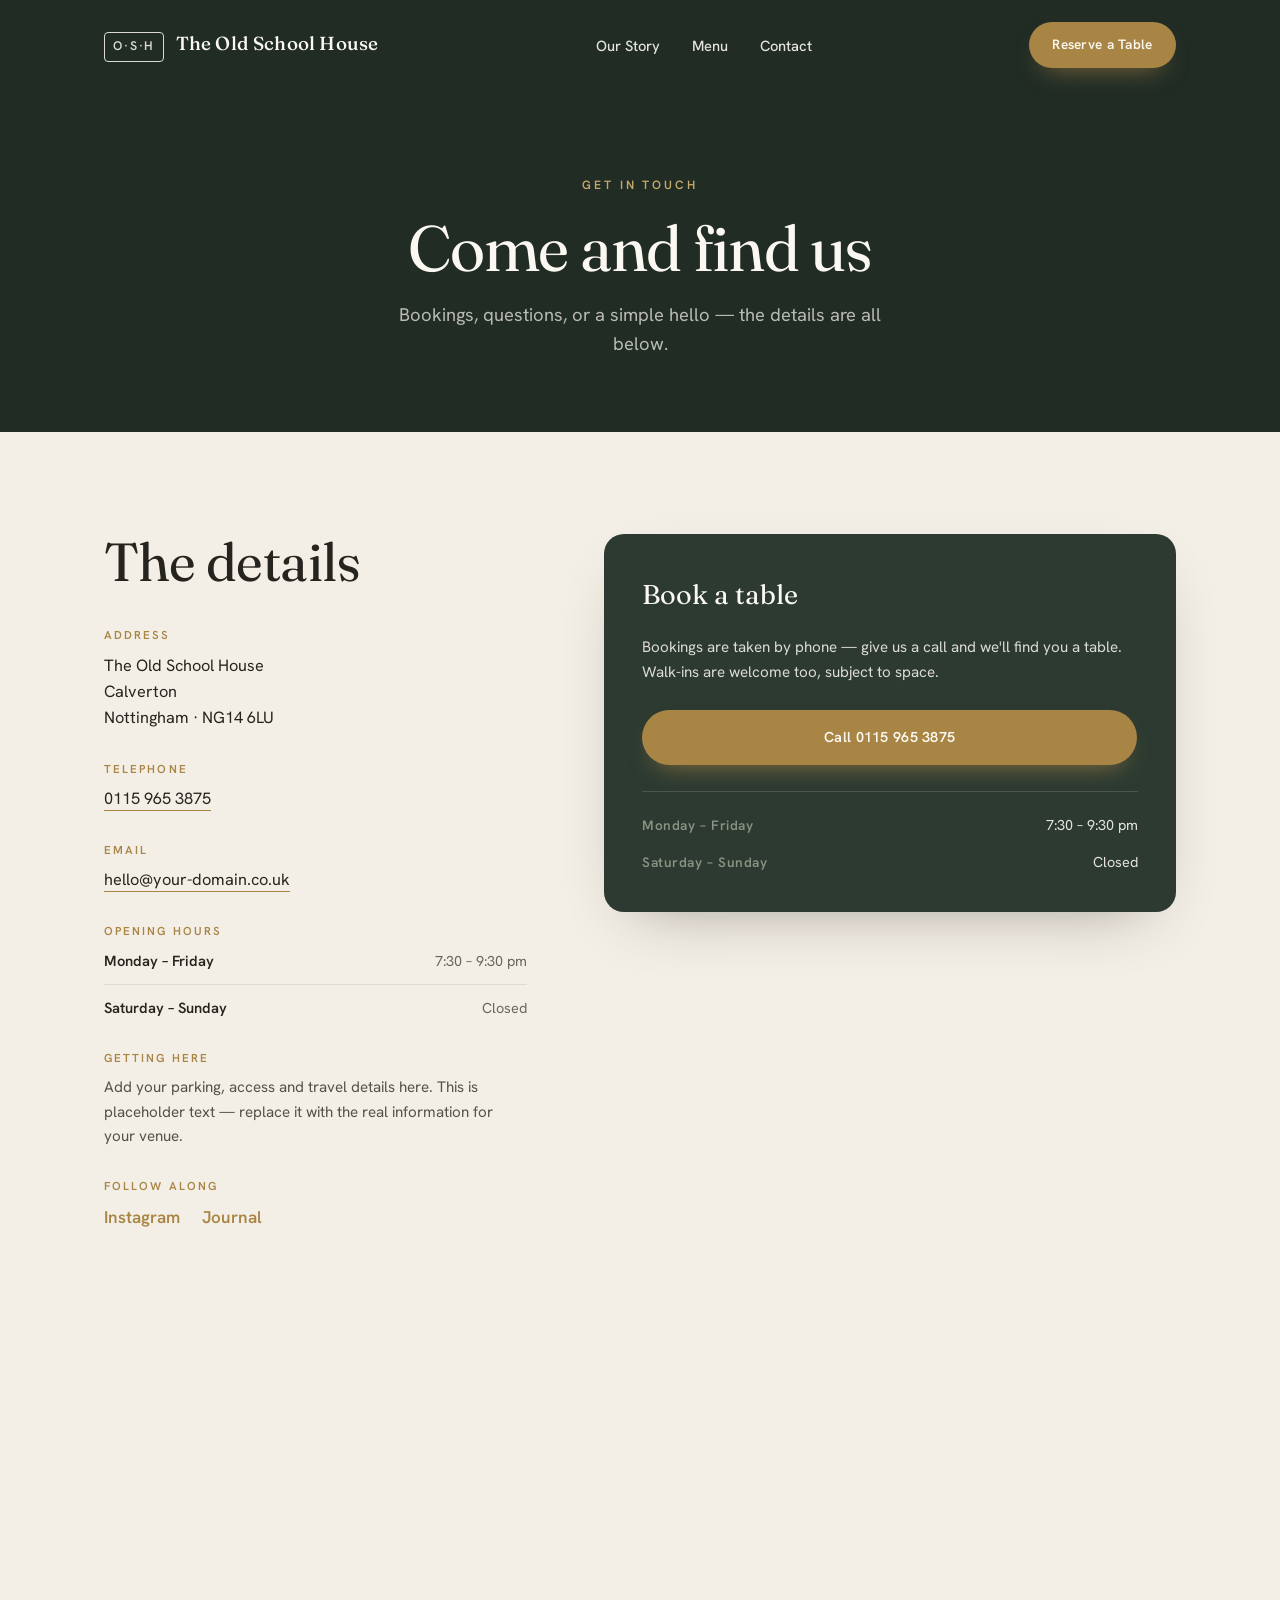
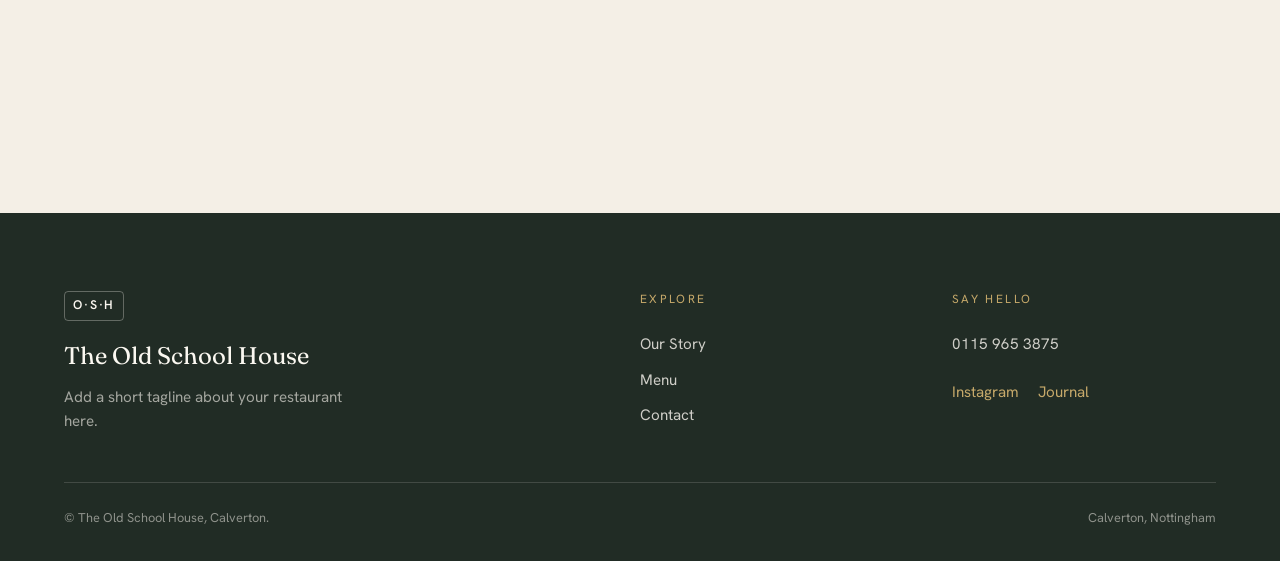
<file: contact.html>
<!DOCTYPE html>
<html lang="en">
<head>
  <meta charset="UTF-8" />
  <meta name="viewport" content="width=device-width, initial-scale=1.0" />
  <meta name="description" content="Contact The Old School House in Calverton, Nottingham — address, phone, opening hours and enquiries." />
  <title>Contact — The Old School House, Calverton</title>

  <link rel="icon" href="favicon.svg?v=11" type="image/svg+xml" />
  <link rel="apple-touch-icon" href="favicon.svg?v=11" />
  <meta name="theme-color" content="#2C3A31" />

  <!-- Open Graph / social sharing. NOTE before launch: set og:url and change og:image + twitter:image to ABSOLUTE URLs on your live domain (relative paths don't work in most link previews). -->
  <meta property="og:type" content="website" />
  <meta property="og:site_name" content="The Old School House" />
  <meta property="og:title" content="Contact — The Old School House, Calverton" />
  <meta property="og:description" content="Address, phone, opening hours and enquiries for The Old School House, Calverton, Nottingham." />
  <meta property="og:image" content="https://your-domain.example/assets/google/g1.jpg" />
  <meta property="og:image:width" content="1600" />
  <meta property="og:image:height" content="1200" />
  <meta property="og:locale" content="en_GB" />
  <!-- <meta property="og:url" content="https://your-domain.example/contact.html" /> -->
  <meta name="twitter:card" content="summary_large_image" />
  <meta name="twitter:title" content="Contact — The Old School House, Calverton" />
  <meta name="twitter:description" content="Address, phone, opening hours and enquiries for The Old School House, Calverton, Nottingham." />
  <meta name="twitter:image" content="https://your-domain.example/assets/google/g1.jpg" />

  <link rel="preconnect" href="https://fonts.googleapis.com" />
  <link rel="preconnect" href="https://fonts.gstatic.com" crossorigin />
  <link href="https://fonts.googleapis.com/css2?family=Fraunces:ital,opsz,wght@0,9..144,300;0,9..144,400;0,9..144,500;0,9..144,600;1,9..144,300;1,9..144,400;1,9..144,500&family=Hanken+Grotesk:wght@300;400;500;600&display=swap" rel="stylesheet" />

  <link rel="stylesheet" href="styles.css?v=11" />
</head>
<body>

  <a class="skip-link" href="#main">Skip to content</a>

  <!-- ============ NAV ============ -->
  <header class="nav" id="nav" data-nav>
    <div class="nav__inner">
      <a class="nav__brand" href="index.html" aria-label="The Old School House, home">
        <span class="nav__brand-mark">O·S·H</span>
        <span class="nav__brand-name">The Old School House</span>
      </a>
      <nav class="nav__links" aria-label="Primary">
        <a href="index.html#story">Our Story</a>
        <a href="index.html#menu">Menu</a>
        <a href="contact.html" aria-current="page">Contact</a>
      </nav>
      <a href="index.html#reserve" class="btn btn--brass nav__cta">Reserve a Table</a>
      <button class="nav__toggle" aria-label="Open menu" aria-expanded="false" data-menu-toggle>
        <span></span><span></span>
      </button>
    </div>
    <nav class="nav__mobile" aria-label="Mobile" data-mobile-menu>
      <a href="index.html#story">Our Story</a>
      <a href="index.html#menu">Menu</a>
      <a href="contact.html" aria-current="page">Contact</a>
      <a href="index.html#reserve" class="btn btn--brass">Reserve a Table</a>
    </nav>
  </header>

  <main id="main">

    <!-- ============ PAGE HERO ============ -->
    <section class="page-hero">
      <p class="eyebrow eyebrow--light">Get in touch</p>
      <h1 class="page-hero__title">Come and find us</h1>
      <p class="page-hero__lede">
        Bookings, questions, or a simple hello — the details are all below.
      </p>
    </section>

    <!-- ============ CONTACT ============ -->
    <section class="contact" aria-labelledby="contact-title">
      <div class="contact__details">
        <h2 class="section-title" id="contact-title">The details</h2>

        <div class="contact__block">
          <p class="contact__label">Address</p>
          <address class="contact__value contact__address">
            The Old School House<br />
            Calverton<br />
            Nottingham · NG14 6LU
          </address>
        </div>

        <div class="contact__block">
          <p class="contact__label">Telephone</p>
          <p class="contact__value"><a href="tel:+441159653875">0115 965 3875</a></p>
        </div>

        <div class="contact__block">
          <p class="contact__label">Email</p>
          <p class="contact__value"><a href="mailto:hello@your-domain.co.uk">hello@your-domain.co.uk</a></p>
        </div>

        <div class="contact__block">
          <p class="contact__label">Opening hours</p>
          <dl class="contact__hours">
            <div><dt>Monday – Friday</dt><dd>7:30 – 9:30 pm</dd></div>
            <div><dt>Saturday – Sunday</dt><dd>Closed</dd></div>
          </dl>
        </div>

        <div class="contact__block">
          <p class="contact__label">Getting here</p>
          <p class="contact__value contact__note">
            Add your parking, access and travel details here. This is placeholder
            text — replace it with the real information for your venue.
          </p>
        </div>

        <div class="contact__block">
          <p class="contact__label">Follow along</p>
          <div class="contact__social">
            <a href="#">Instagram</a>
            <a href="#">Journal</a>
          </div>
        </div>
      </div>

      <div class="contact__book">
        <div class="visit__card">
          <h3 class="visit__title">Book a table</h3>
          <p class="visit__book-note">Bookings are taken by phone — give us a call and we'll find you a table. Walk-ins are welcome too, subject to space.</p>
          <a href="tel:+441159653875" class="btn btn--brass btn--block">Call 0115 965 3875</a>
          <dl class="visit__hours visit__hours--book">
            <div><dt>Monday – Friday</dt><dd>7:30 – 9:30 pm</dd></div>
            <div><dt>Saturday – Sunday</dt><dd>Closed</dd></div>
          </dl>
        </div>
      </div>
    </section>

    <!-- ============ MAP ============ -->
    <section class="contact-map" aria-label="Map to The Old School House">
      <iframe
        title="Map showing the location of The Old School House"
        src="https://maps.google.com/maps?q=The%20Old%20School%20House,%20Calverton,%20Nottingham%20NG14%206LU&z=15&output=embed"
        loading="lazy"
        referrerpolicy="no-referrer-when-downgrade"></iframe>
    </section>
  </main>

  <!-- ============ FOOTER ============ -->
  <footer class="footer">
    <div class="footer__inner">
      <div class="footer__brand">
        <span class="footer__mark">O·S·H</span>
        <p class="footer__name">The Old School House</p>
        <p class="footer__tag">Add a short tagline about your restaurant here.</p>
      </div>
      <nav class="footer__col" aria-label="Explore">
        <p class="footer__col-title">Explore</p>
        <a href="index.html#story">Our Story</a>
        <a href="index.html#menu">Menu</a>
        <a href="contact.html">Contact</a>
      </nav>
      <div class="footer__col">
        <p class="footer__col-title">Say hello</p>
        <a href="tel:+441159653875">0115 965 3875</a>
        <div class="footer__social">
          <a href="#" aria-label="Instagram">Instagram</a>
          <a href="#" aria-label="Journal">Journal</a>
        </div>
      </div>
    </div>
    <div class="footer__base">
      <p>© The Old School House, Calverton.</p>
      <p>Calverton, Nottingham</p>
    </div>
  </footer>

  <script src="script.js?v=11"></script>
</body>
</html>
</file>
<file: styles.css>
/* ============================================================
   The Old School House — styles
   Palette: warm plaster + heritage chalkboard green + brass
   Type: Fraunces (display) / Hanken Grotesk (body)
   ============================================================ */

:root {
  --plaster:        #F4EFE6;
  --plaster-deep:   #ECE3D4;
  --paper:          #FBF8F1;
  --ink:            #26241F;
  --ink-soft:       #55514733;
  --green:          #2C3A31;
  --green-deep:     #212C25;
  --sage:           #6E7A66;
  --sage-soft:      #8A9382;
  --brass:          #A98545;
  --brass-light:    #C6A96A;
  --line:           #26241F1A;
  --line-light:     #FBF8F126;

  --shadow-soft:    0 24px 60px -32px rgba(38, 36, 31, 0.45);
  --shadow-frame:   0 40px 80px -40px rgba(38, 36, 31, 0.55);

  --font-display: "Fraunces", Georgia, serif;
  --font-body:    "Hanken Grotesk", system-ui, -apple-system, sans-serif;

  --wrap: 1200px;
  --pad: clamp(1.25rem, 5vw, 5rem);
  --arch: 46% 46% 6px 6px / 30% 30% 6px 6px;
}

* { margin: 0; padding: 0; box-sizing: border-box; }

html { scroll-behavior: smooth; -webkit-font-smoothing: antialiased; }

body {
  font-family: var(--font-body);
  background: var(--plaster);
  color: var(--ink);
  font-size: 1.0625rem;
  line-height: 1.6;
  font-weight: 400;
  overflow-x: clip;
}

img { display: block; max-width: 100%; height: auto; }

::selection { background: var(--brass); color: var(--paper); }

a { color: inherit; text-decoration: none; }

.skip-link {
  position: absolute; left: -999px; top: 0; z-index: 200;
  background: var(--green); color: var(--paper);
  padding: 0.75rem 1.25rem; border-radius: 0 0 8px 0;
}
.skip-link:focus { left: 0; }

:focus-visible {
  outline: 2px solid var(--brass);
  outline-offset: 3px;
  border-radius: 2px;
}

/* ---------- shared type ---------- */
.eyebrow {
  font-family: var(--font-body);
  font-size: 0.75rem;
  font-weight: 600;
  letter-spacing: 0.24em;
  text-transform: uppercase;
  color: var(--brass);
  margin-bottom: 1.25rem;
}
.eyebrow--light { color: var(--brass-light); }

.section-title {
  font-family: var(--font-display);
  font-weight: 400;
  font-size: clamp(2rem, 4.4vw, 3.35rem);
  line-height: 1.06;
  letter-spacing: -0.01em;
  color: var(--ink);
}
.section-title--center { text-align: center; margin-inline: auto; }
.section-title--light { color: var(--paper); }

/* ---------- buttons ---------- */
.btn {
  display: inline-flex; align-items: center; justify-content: center;
  gap: 0.5rem;
  font-family: var(--font-body);
  font-weight: 600;
  font-size: 0.9rem;
  letter-spacing: 0.02em;
  padding: 0.95rem 1.9rem;
  border-radius: 999px;
  border: 1px solid transparent;
  cursor: pointer;
  transition: transform 0.35s cubic-bezier(.2,.8,.2,1), background 0.35s, color 0.35s, box-shadow 0.35s;
  will-change: transform;
}
.btn:hover { transform: translateY(-2px); }
.btn:active { transform: translateY(0); }

.btn--brass {
  background: var(--brass); color: var(--paper);
  box-shadow: 0 12px 26px -14px rgba(169, 133, 69, 0.9);
}
.btn--brass:hover { background: var(--ink); box-shadow: 0 16px 30px -14px rgba(38,36,31,.6); }

.btn--dark { background: var(--green); color: var(--paper); }
.btn--dark:hover { background: var(--green-deep); }

.btn--ghost-light {
  background: transparent; color: var(--paper);
  border-color: #FBF8F166;
}
.btn--ghost-light:hover { background: var(--paper); color: var(--ink); border-color: var(--paper); }

.btn--block { width: 100%; }

/* ============================================================
   NAV
   ============================================================ */
.nav {
  position: fixed; inset: 0 0 auto 0; z-index: 100;
  transition: background 0.4s ease, box-shadow 0.4s ease, backdrop-filter 0.4s;
}
.nav__inner {
  max-width: var(--wrap); margin-inline: auto;
  padding: 1.4rem var(--pad);
  display: flex; align-items: center; justify-content: space-between;
  gap: 1.5rem;
}
.nav__brand { display: flex; align-items: baseline; gap: 0.7rem; color: var(--paper); transition: color .4s; }
.nav__brand-mark {
  font-family: var(--font-body); font-weight: 600;
  letter-spacing: 0.15em; font-size: 0.78rem;
  border: 1px solid currentColor; padding: 0.25rem 0.5rem; border-radius: 4px;
  opacity: 0.85;
}
.nav__brand-name {
  font-family: var(--font-display); font-size: 1.18rem; font-weight: 500;
  letter-spacing: 0.01em;
}
.nav__links { display: flex; gap: 2rem; }
.nav__links a {
  color: var(--paper); font-size: 0.92rem; font-weight: 500;
  position: relative; padding: 0.2rem 0; opacity: 0.9; transition: opacity .3s, color .4s;
}
.nav__links a::after {
  content: ""; position: absolute; left: 0; bottom: -2px; height: 1px; width: 0;
  background: var(--brass-light); transition: width 0.3s ease;
}
.nav__links a:hover { opacity: 1; }
.nav__links a:hover::after { width: 100%; }
.nav__cta { padding: 0.7rem 1.4rem; font-size: 0.85rem; }

/* scrolled state */
.nav.is-solid {
  background: rgba(251, 248, 241, 0.92);
  backdrop-filter: blur(12px);
  box-shadow: 0 1px 0 var(--line), 0 10px 30px -22px rgba(38,36,31,.5);
}
.nav.is-solid .nav__brand,
.nav.is-solid .nav__links a { color: var(--ink); }

.nav__toggle {
  display: none; background: none; border: 0; cursor: pointer;
  width: 44px; height: 44px; flex-direction: column; gap: 6px;
  align-items: center; justify-content: center;
}
.nav__toggle span {
  width: 24px; height: 2px; background: var(--paper); transition: transform .3s, opacity .3s, background .4s;
}
.nav.is-solid .nav__toggle span { background: var(--ink); }
.nav.is-open .nav__toggle span:first-child { transform: translateY(4px) rotate(45deg); }
.nav.is-open .nav__toggle span:last-child { transform: translateY(-4px) rotate(-45deg); }

.nav__mobile {
  display: none;
  flex-direction: column; gap: 0.4rem;
  padding: 0 var(--pad) 1.5rem;
  background: rgba(251, 248, 241, 0.98);
  backdrop-filter: blur(12px);
}
.nav__mobile a {
  color: var(--ink); font-size: 1.05rem; font-weight: 500;
  padding: 0.85rem 0; border-bottom: 1px solid var(--line);
}
.nav__mobile .btn { margin-top: 0.8rem; border-bottom: 0; }

/* ============================================================
   HERO
   ============================================================ */
.hero {
  position: relative; min-height: 100svh;
  display: flex; flex-direction: column; justify-content: center;
  padding: 8rem var(--pad) 4rem;
  color: var(--paper);
  overflow: hidden;
}
.hero__media { position: absolute; inset: 0; z-index: -2; }
.hero__media img {
  width: 100%; height: 100%; object-fit: cover;
  filter: brightness(1.18) contrast(1.1) saturate(1.5);
  animation: heroZoom 18s ease-out forwards;
}
@keyframes heroZoom { from { transform: scale(1.08); } to { transform: scale(1); } }

.hero__scrim {
  position: absolute; inset: 0; z-index: -1;
  background:
    /* central dark pool so the centred name reads hard against the room */
    radial-gradient(72% 62% at 50% 45%, rgba(8,13,9,.78) 0%, rgba(8,13,9,.32) 50%, transparent 72%),
    /* warm brass glow rising from the base — keeps it inviting */
    radial-gradient(120% 90% at 50% 110%, rgba(206,146,44,.24), transparent 60%),
    /* darken top (for the nav) and bottom (for the meta bar) */
    linear-gradient(to bottom, rgba(9,16,11,.6) 0%, rgba(9,16,11,0) 24%, rgba(9,16,11,0) 66%, rgba(9,16,11,.82) 100%);
}
/* Duotone colour punch — intensifies the photo without washing it out */
.hero::after {
  content: ""; position: absolute; inset: 0; z-index: -1; pointer-events: none;
  background: linear-gradient(115deg, rgba(10,110,86,.55) 0%, rgba(232,158,46,.5) 100%);
  mix-blend-mode: soft-light;
}

.hero__content, .hero__meta { max-width: var(--wrap); margin-inline: auto; width: 100%; }

/* Hero copy is centred on the photo, on a soft pane; shadow carries legibility */
.hero__panel {
  max-width: 800px;
  margin-inline: auto;
  text-align: center;
  padding: clamp(1.75rem, 3.5vw, 2.9rem) clamp(1.6rem, 4vw, 3.2rem);
  background: rgba(9, 14, 10, 0.34);
  border: 1px solid rgba(150, 110, 70, 0.28);
  border-radius: 22px;
  backdrop-filter: blur(3px);
  -webkit-backdrop-filter: blur(3px);
  box-shadow: 0 40px 90px -50px rgba(0, 0, 0, 0.7);
  text-shadow: 0 2px 30px rgba(12, 17, 13, 0.6), 0 1px 4px rgba(12, 17, 13, 0.55);
}
/* Brighter, warmer eyebrow so it holds up against the photo */
.hero__panel .eyebrow {
  color: #EBD6A1;
  text-shadow: 0 1px 8px rgba(12, 17, 13, 0.85), 0 1px 2px rgba(12, 17, 13, 0.7);
}

/* The restaurant name — the centred focal point of the hero */
.hero__title {
  font-family: var(--font-display);
  font-weight: 500;
  font-size: clamp(3rem, 7.8vw, 6.6rem);
  line-height: 1.0;
  letter-spacing: -0.025em;
  margin-bottom: 0.9rem;
  text-wrap: balance;
  color: #FFFFFF;
  text-shadow: 0 2px 44px rgba(5,9,6,.72), 0 2px 10px rgba(5,9,6,.6);
}
/* Brown underline accent beneath the name */
.hero__title::after {
  content: "";
  display: block;
  width: clamp(96px, 18vw, 168px);
  height: 3px;
  margin: 0.7rem auto 0;
  border-radius: 2px;
  background: linear-gradient(90deg, transparent, #6b4423 16%, #b07d43 50%, #6b4423 84%, transparent);
}

/* The catchphrase, now a tagline under the name — same display face */
.hero__tagline {
  font-family: var(--font-display);
  font-weight: 300;
  font-size: clamp(1.2rem, 2.6vw, 1.85rem);
  line-height: 1.25;
  color: #FBF8F1;
  margin-bottom: 1.4rem;
}
.hero__tagline em { font-style: italic; font-weight: 400; color: #F2C766; }
.hero__lede {
  font-size: clamp(0.98rem, 1.4vw, 1.12rem);
  max-width: 48ch; line-height: 1.6;
  color: #FBF8F1E6;
  margin: 0 auto 1.9rem;
}
.hero__actions { display: flex; flex-wrap: wrap; gap: 1rem; justify-content: center; }

.hero__meta {
  position: absolute; bottom: 2rem; left: 0; right: 0;
  padding-inline: var(--pad);
  display: flex; align-items: center; gap: 0.9rem;
  font-size: 0.82rem; letter-spacing: 0.14em; text-transform: uppercase;
  color: #FBF8F1B3;
}
.hero__meta-dot { color: var(--brass-light); }

/* ============================================================
   STORY
   ============================================================ */
.story {
  max-width: var(--wrap); margin-inline: auto;
  padding: clamp(4.5rem, 9vw, 8rem) var(--pad);
  display: grid; grid-template-columns: 1fr 1fr;
  gap: clamp(2.5rem, 6vw, 6rem); align-items: center;
}
.story__frame { position: relative; }
.story__frame img {
  width: 100%; aspect-ratio: 4 / 5; object-fit: cover;
  border-radius: var(--arch);
  box-shadow: var(--shadow-frame);
}
.story__frame::before {
  content: ""; position: absolute; inset: -14px;
  border: 1px solid var(--brass); border-radius: 52% 52% 8px 8px / 34% 34% 8px 8px;
  opacity: 0.4; z-index: -1;
}
.story__frame-tag {
  position: absolute; bottom: 1.2rem; left: 50%; transform: translateX(-50%);
  background: var(--paper); color: var(--ink);
  font-size: 0.72rem; letter-spacing: 0.16em; text-transform: uppercase; font-weight: 600;
  padding: 0.5rem 1.1rem; border-radius: 999px;
  box-shadow: var(--shadow-soft);
}
.story__body .section-title { margin-bottom: 1.5rem; }
.story__body p { color: #4A463D; margin-bottom: 1.1rem; max-width: 46ch; }

.story__pillars { list-style: none; margin-top: 2.2rem; display: grid; gap: 0.2rem; }
.story__pillars li {
  display: flex; gap: 1.1rem; align-items: baseline;
  padding: 1.05rem 0; border-top: 1px solid var(--line);
}
.story__pillars li:last-child { border-bottom: 1px solid var(--line); }
.story__pillar-k {
  font-family: var(--font-display); font-style: italic;
  color: var(--brass); font-size: 1.1rem; min-width: 2ch;
}
.story__pillar-t { font-size: 0.98rem; color: #4A463D; }

/* ============================================================
   MENU
   ============================================================ */
.menu {
  background: var(--paper);
  padding: clamp(4.5rem, 9vw, 8rem) var(--pad);
  border-top: 1px solid var(--line);
  border-bottom: 1px solid var(--line);
}
.menu__head { max-width: 640px; margin: 0 auto clamp(3rem, 6vw, 4.5rem); text-align: center; }
.menu__head .eyebrow { text-align: center; }
.menu__note { color: #6A665C; margin-top: 1.2rem; }

.menu__columns {
  max-width: var(--wrap); margin-inline: auto;
  display: grid; grid-template-columns: repeat(3, 1fr);
  gap: clamp(2rem, 5vw, 4rem);
}
.menu__col-title {
  font-family: var(--font-display); font-weight: 500; font-style: italic;
  font-size: 1.35rem; color: var(--green);
  padding-bottom: 1rem; margin-bottom: 1.4rem;
  border-bottom: 2px solid var(--brass);
  display: inline-block;
}
.menu__list { list-style: none; display: grid; gap: 1.6rem; }
.menu__item-head { display: flex; align-items: baseline; gap: 0.6rem; }
.menu__item-name { font-weight: 600; color: var(--ink); font-size: 1.02rem; }
.menu__dots {
  flex: 1; border-bottom: 1px dotted var(--sage-soft);
  transform: translateY(-3px); min-width: 12px;
}
.menu__price {
  font-family: var(--font-display); font-size: 1.1rem; color: var(--brass);
  font-weight: 500;
}
.menu__desc { font-size: 0.9rem; color: #6A665C; margin-top: 0.3rem; }

.menu__foot {
  max-width: var(--wrap); margin: clamp(3rem, 6vw, 4.5rem) auto 0;
  background: var(--green);
  color: var(--paper);
  border-radius: 20px;
  padding: clamp(2rem, 4vw, 3rem);
  display: flex; align-items: center; justify-content: space-between;
  gap: 2rem; flex-wrap: wrap;
}
.menu__set-label {
  font-size: 0.74rem; letter-spacing: 0.2em; text-transform: uppercase;
  color: var(--brass-light); margin-bottom: 0.5rem;
}
.menu__set-title {
  font-family: var(--font-display); font-size: clamp(1.6rem, 3vw, 2.1rem);
  font-weight: 400; margin-bottom: 0.6rem;
}
.menu__set-desc { color: #FBF8F1CC; font-size: 0.95rem; }
.menu__set-desc span { display: block; color: var(--sage-soft); font-size: 0.85rem; margin-top: 0.2rem; }

/* ============================================================
   ROOMS
   ============================================================ */
.rooms {
  background: var(--green-deep);
  color: var(--paper);
  padding: clamp(4.5rem, 9vw, 8rem) var(--pad);
}
.rooms__head { max-width: 720px; margin: 0 auto clamp(3rem, 6vw, 4.5rem); text-align: center; }
.rooms__head .eyebrow { text-align: center; }
.rooms__grid {
  max-width: var(--wrap); margin-inline: auto;
  display: grid; grid-template-columns: repeat(3, 1fr);
  gap: clamp(2rem, 4vw, 3.2rem);
}
.room__frame {
  overflow: hidden;
  border-radius: 50% 50% 10px 10px / 24% 24% 10px 10px;
  box-shadow: var(--shadow-frame);
  margin-bottom: 1.6rem;
}
.room__frame img {
  width: 100%; aspect-ratio: 3 / 4; object-fit: cover;
  transition: transform 0.9s cubic-bezier(.2,.8,.2,1);
}
.room:hover .room__frame img { transform: scale(1.06); }
.room__title {
  font-family: var(--font-display); font-weight: 400; font-size: 1.5rem;
  margin-bottom: 0.6rem;
}
.room__desc { color: #FBF8F1B3; font-size: 0.95rem; max-width: 34ch; }

/* ============================================================
   PLATES BAND
   ============================================================ */
.plates {
  display: grid; grid-template-columns: repeat(4, 1fr);
}
.plates__cell { overflow: hidden; }
.plates__cell img {
  width: 100%; aspect-ratio: 1; object-fit: cover;
  transition: transform 0.9s cubic-bezier(.2,.8,.2,1);
}
.plates__cell:hover img { transform: scale(1.07); }

/* ============================================================
   QUOTE
   ============================================================ */
.quote {
  background: var(--plaster);
  padding: clamp(4.5rem, 9vw, 7.5rem) var(--pad);
}
.quote__block { max-width: 820px; margin-inline: auto; text-align: center; }
.quote__text {
  font-family: var(--font-display); font-weight: 300;
  font-size: clamp(1.6rem, 3.6vw, 2.6rem);
  line-height: 1.32; letter-spacing: -0.01em;
  color: var(--ink);
}
.quote__cite {
  display: block; margin-top: 1.8rem; font-style: normal;
  font-size: 0.78rem; letter-spacing: 0.18em; text-transform: uppercase;
  color: var(--brass); font-weight: 600;
}

/* ============================================================
   RESERVE / VISIT
   ============================================================ */
.reserve {
  max-width: var(--wrap); margin-inline: auto;
  padding: clamp(4.5rem, 9vw, 8rem) var(--pad);
  display: grid; grid-template-columns: 1.15fr 0.85fr;
  gap: clamp(2.5rem, 5vw, 4.5rem); align-items: stretch;
}
.reserve__panel { display: flex; flex-direction: column; }
.reserve__intro { margin-bottom: 2.2rem; }
.reserve__intro .section-title { margin-bottom: 1.1rem; }
.reserve__note { color: #6A665C; max-width: 46ch; }

.reserve__form {
  background: var(--paper); border: 1px solid var(--line);
  border-radius: 20px; padding: clamp(1.5rem, 3vw, 2.2rem);
  display: grid; gap: 1.2rem;
  box-shadow: var(--shadow-soft);
}
.field { display: grid; gap: 0.5rem; }
.field--split { grid-template-columns: 1fr 1fr; gap: 1rem; }
.field--split > div { display: grid; gap: 0.5rem; }
.field label {
  font-size: 0.76rem; letter-spacing: 0.12em; text-transform: uppercase;
  font-weight: 600; color: var(--sage);
}
.field input, .field select, .field textarea {
  font-family: var(--font-body); font-size: 1rem; color: var(--ink);
  background: var(--plaster); border: 1px solid var(--line);
  border-radius: 10px; padding: 0.85rem 1rem;
  transition: border-color .25s, box-shadow .25s;
}
.field textarea { resize: vertical; min-height: 120px; line-height: 1.5; }
.field input:focus, .field select:focus, .field textarea:focus {
  outline: none; border-color: var(--brass);
  box-shadow: 0 0 0 3px rgba(169,133,69,.18);
}
.reserve__form-msg { font-size: 0.9rem; color: var(--green); min-height: 1.2em; text-align: center; }
.reserve__form-msg.is-active { font-weight: 600; }

.visit { display: flex; }
.visit__card {
  background: var(--green); color: var(--paper);
  border-radius: 20px; padding: clamp(1.8rem, 3vw, 2.6rem);
  width: 100%; display: flex; flex-direction: column;
  box-shadow: var(--shadow-soft);
}
.visit__title {
  font-family: var(--font-display); font-weight: 400; font-size: 1.7rem;
  margin-bottom: 1.2rem;
}
.visit__address {
  font-style: normal; line-height: 1.7; color: #FBF8F1E6;
  padding-bottom: 1.5rem; margin-bottom: 1.5rem;
  border-bottom: 1px solid var(--line-light);
}
.visit__hours { display: grid; gap: 0.85rem; }
.visit__hours > div { display: flex; justify-content: space-between; gap: 1rem; align-items: baseline; }
.visit__hours dt { color: var(--sage-soft); font-weight: 600; font-size: 0.85rem; letter-spacing: 0.04em; }
.visit__hours dd { color: #FBF8F1E6; font-size: 0.9rem; text-align: right; }
.visit__contact {
  margin-top: auto; padding-top: 1.6rem; display: grid; gap: 0.4rem;
}

/* Booking call-to-action (replaces the old form) */
.reserve__cta { display: grid; gap: 0.9rem; margin-top: 0.5rem; }
.reserve__cta-link { color: var(--brass); font-weight: 600; text-align: center; transition: color .25s; }
.reserve__cta-link:hover { color: var(--ink); }
.visit__book-note { color: #FBF8F1D9; font-size: 0.95rem; line-height: 1.6; margin-bottom: 1.6rem; }
.visit__hours--book { margin-top: 1.6rem; padding-top: 1.4rem; border-top: 1px solid var(--line-light); }
.contact__book { display: flex; }
.visit__contact a { color: var(--brass-light); font-weight: 500; }
.visit__contact a:hover { color: var(--paper); }

/* ============================================================
   FOOTER
   ============================================================ */
.footer { background: var(--green-deep); color: var(--paper); padding: clamp(3.5rem, 6vw, 5rem) var(--pad) 2rem; }
.footer__inner {
  max-width: var(--wrap); margin-inline: auto;
  display: grid; grid-template-columns: 2fr 1fr 1fr; gap: 3rem;
  padding-bottom: 3rem; border-bottom: 1px solid var(--line-light);
}
.footer__mark {
  display: inline-block; font-weight: 600; letter-spacing: 0.15em; font-size: 0.78rem;
  border: 1px solid #FBF8F14D; padding: 0.25rem 0.5rem; border-radius: 4px; margin-bottom: 1rem;
}
.footer__name { font-family: var(--font-display); font-size: 1.5rem; margin-bottom: 0.6rem; }
.footer__tag { color: #FBF8F199; max-width: 34ch; font-size: 0.95rem; }
.footer__col-title {
  font-size: 0.74rem; letter-spacing: 0.2em; text-transform: uppercase;
  color: var(--brass-light); margin-bottom: 1.1rem;
}
.footer__col a { display: block; color: #FBF8F1CC; padding: 0.35rem 0; font-size: 0.95rem; transition: color .25s; }
.footer__col a:hover { color: var(--paper); }
.footer__social { display: flex; gap: 1.2rem; margin-top: 0.8rem; }
.footer__social a { color: var(--brass-light); }
.footer__base {
  max-width: var(--wrap); margin: 1.6rem auto 0;
  display: flex; justify-content: space-between; flex-wrap: wrap; gap: 0.5rem;
  font-size: 0.8rem; color: #FBF8F180;
}

/* ============================================================
   REVEAL ANIMATION
   ============================================================ */
.reveal { opacity: 0; transform: translateY(28px); transition: opacity 0.8s ease, transform 0.8s cubic-bezier(.2,.8,.2,1); }
.reveal.is-in { opacity: 1; transform: none; }

/* ============================================================
   RESPONSIVE
   ============================================================ */
@media (max-width: 960px) {
  .nav__links, .nav__cta { display: none; }
  .nav__toggle { display: flex; }
  .nav.is-open .nav__mobile { display: flex; }

  .story { grid-template-columns: 1fr; }
  .story__frame { max-width: 460px; margin-inline: auto; }
  .menu__columns { grid-template-columns: 1fr; gap: 2.5rem; }
  .rooms__grid { grid-template-columns: 1fr; max-width: 460px; }
  .reserve { grid-template-columns: 1fr; }
}

@media (max-width: 620px) {
  .plates { grid-template-columns: repeat(2, 1fr); }
  .menu__foot { flex-direction: column; align-items: flex-start; }
  .menu__foot .btn { width: 100%; }
  .hero { padding-top: 7rem; }
  .field--split { grid-template-columns: 1fr; }
  .footer__inner { grid-template-columns: 1fr; gap: 2.2rem; }
  .footer__base { flex-direction: column; }
}

/* ============================================================
   REDUCED MOTION
   ============================================================ */
@media (prefers-reduced-motion: reduce) {
  * { animation-duration: 0.001ms !important; animation-iteration-count: 1 !important; transition-duration: 0.001ms !important; scroll-behavior: auto !important; }
  .reveal { opacity: 1; transform: none; }
  .hero__media img { animation: none; }
  .reviews__track { animation: none; }
  .reviews__marquee { overflow-x: auto; -webkit-mask-image: none; mask-image: none; }
  .ribbon__track { animation: none; transform: none; }
}

/* ============================================================
   GOOGLE REVIEWS BANNER + MARQUEE
   ============================================================ */
.reviews {
  background: var(--green);
  border-bottom: 1px solid var(--line-light);
  padding: clamp(2.5rem, 5vw, 3.75rem) 0;
  overflow: hidden;
}
.reviews__head {
  max-width: var(--wrap); margin: 0 auto clamp(1.75rem, 4vw, 2.5rem);
  padding-inline: var(--pad);
  display: flex; align-items: center; justify-content: space-between;
  gap: 1rem 1.5rem; flex-wrap: wrap;
}
.reviews__summary { display: flex; align-items: center; gap: 0.9rem; }
.reviews__g { width: 34px; height: 34px; flex: none; background: var(--paper); border-radius: 50%; padding: 5px; }
.reviews__score { display: flex; align-items: center; gap: 0.55rem; line-height: 1; }
.reviews__score > span:first-child { font-family: var(--font-display); font-size: 1.7rem; font-weight: 500; color: var(--paper); }
.reviews__stars { color: #F5B301; letter-spacing: 1px; font-size: 1.05rem; }
.reviews__count { font-size: 0.85rem; color: rgba(251, 248, 241, 0.65); margin-top: 0.35rem; }
.reviews__link {
  font-size: 0.85rem; font-weight: 600; color: var(--paper);
  letter-spacing: 0.02em; display: inline-flex; gap: 0.5rem; align-items: center;
  background: var(--brass);
  border: 1px solid var(--brass);
  padding: 0.6rem 1.15rem;
  border-radius: 999px;
  box-shadow: 0 12px 26px -14px rgba(169, 133, 69, 0.9);
  transition: background 0.3s, border-color 0.3s, transform 0.3s;
}
.reviews__link:hover { background: var(--ink); border-color: var(--ink); transform: translateY(-1px); }
.reviews__link span { transition: transform 0.3s; }
.reviews__link:hover span { transform: translateX(4px); }

.reviews__marquee {
  position: relative;
  -webkit-mask-image: linear-gradient(90deg, transparent, #000 5%, #000 95%, transparent);
  mask-image: linear-gradient(90deg, transparent, #000 5%, #000 95%, transparent);
}
.reviews__track {
  display: flex; align-items: stretch; gap: 1.25rem;
  width: max-content;
  animation: marquee 64s linear infinite;
}
.reviews__marquee:hover .reviews__track,
.reviews__track:focus-within { animation-play-state: paused; }
@keyframes marquee { from { transform: translateX(0); } to { transform: translateX(-50%); } }

.rev {
  flex: 0 0 clamp(280px, 78vw, 350px); max-width: 350px;
  background: var(--plaster);
  border: 1px solid var(--line);
  border-radius: 16px;
  padding: 1.4rem 1.5rem;
  display: flex; flex-direction: column; gap: 0.8rem;
}
.rev__head { display: flex; align-items: center; gap: 0.75rem; }
.rev__avatar {
  width: 42px; height: 42px; flex: none; border-radius: 50%;
  background: var(--rev-c, var(--green));
  color: var(--paper); font-weight: 600; font-size: 0.9rem;
  display: flex; align-items: center; justify-content: center;
}
img.rev__avatar { object-fit: cover; }
.rev__who { flex: 1; min-width: 0; }
.rev__name { font-family: var(--font-display); font-style: italic; font-weight: 500; color: var(--ink); font-size: 1.2rem; line-height: 1.2; }
.rev__g { width: 20px; height: 20px; flex: none; }
.rev__stars { color: #F5B301; letter-spacing: 2px; font-size: 0.92rem; }
.rev__text { font-size: 0.92rem; line-height: 1.55; color: #4A463D; }

/* ============================================================
   VALUES RIBBON (sliding word band)
   ============================================================ */
.ribbon {
  background: var(--paper);
  border-top: 1px solid var(--line);
  border-bottom: 1px solid var(--line);
  padding: clamp(1.4rem, 3vw, 2.4rem) 0;
  overflow: hidden;
  -webkit-mask-image: linear-gradient(90deg, transparent, #000 6%, #000 94%, transparent);
  mask-image: linear-gradient(90deg, transparent, #000 6%, #000 94%, transparent);
}
.ribbon__track {
  display: flex; align-items: center; width: max-content;
  animation: ribbonScroll 32s linear infinite;
}
.ribbon:hover .ribbon__track { animation-play-state: paused; }
@keyframes ribbonScroll { from { transform: translateX(0); } to { transform: translateX(-50%); } }
.ribbon__set { display: flex; align-items: center; flex: none; }
.ribbon__word {
  font-family: var(--font-display);
  font-weight: 400;
  font-size: clamp(1.5rem, 3.8vw, 2.9rem);
  line-height: 1;
  color: var(--green);
  letter-spacing: -0.01em;
  padding: 0 clamp(0.9rem, 2.2vw, 1.9rem);
  white-space: nowrap;
}
.ribbon__word:nth-child(4n-1) { font-style: italic; color: var(--brass); }
.ribbon__sep {
  color: var(--brass);
  font-size: clamp(0.7rem, 1.4vw, 1rem);
  flex: none;
  transform: translateY(-0.12em);
}

/* ============================================================
   RESERVE MODAL
   ============================================================ */
.hp { position: absolute; left: -9999px; width: 1px; height: 1px; overflow: hidden; }

.modal {
  position: fixed; inset: 0; z-index: 300;
  display: flex; align-items: center; justify-content: center;
  padding: 1.25rem;
}
.modal[hidden] { display: none; }
body.modal-open { overflow: hidden; }

.modal__backdrop {
  position: absolute; inset: 0;
  background: rgba(33, 44, 37, 0.55);
  backdrop-filter: blur(4px);
  animation: fadeIn 0.3s ease;
}
.modal__dialog {
  position: relative;
  background: var(--paper);
  border-radius: 20px;
  padding: clamp(1.6rem, 4vw, 2.4rem);
  width: min(460px, 100%);
  max-height: calc(100svh - 2.5rem);
  overflow-y: auto;
  box-shadow: 0 40px 90px -30px rgba(38, 36, 31, 0.7);
  animation: modalIn 0.4s cubic-bezier(.2, .8, .2, 1);
}
@keyframes fadeIn { from { opacity: 0; } to { opacity: 1; } }
@keyframes modalIn { from { opacity: 0; transform: translateY(16px) scale(.98); } to { opacity: 1; transform: none; } }

.modal__close {
  position: absolute; top: 1rem; right: 1rem;
  width: 38px; height: 38px; border-radius: 50%;
  border: 1px solid var(--line); background: var(--plaster);
  color: var(--ink); cursor: pointer;
  display: flex; align-items: center; justify-content: center;
  transition: background 0.25s, transform 0.3s;
}
.modal__close:hover { background: var(--plaster-deep); transform: rotate(90deg); }
.modal__close svg { width: 18px; height: 18px; }
.modal__title { font-family: var(--font-display); font-weight: 400; font-size: clamp(1.7rem, 4vw, 2rem); margin-bottom: 0.6rem; }
.modal__note { color: #6A665C; font-size: 0.92rem; margin-bottom: 1.5rem; }
.modal__note a { color: var(--brass); font-weight: 600; }
.modal__form { display: grid; gap: 1rem; }
.modal__timer { margin-top: 1rem; text-align: center; font-size: 0.72rem; letter-spacing: 0.1em; text-transform: uppercase; color: #8A8578; min-height: 1em; }

@media (max-width: 620px) {
  .reviews__head { justify-content: flex-start; }
}

/* ============================================================
   CONTACT PAGE
   ============================================================ */
.page-hero {
  background: var(--green-deep);
  color: var(--paper);
  padding: clamp(8rem, 14vw, 11rem) var(--pad) clamp(3rem, 6vw, 4.5rem);
  text-align: center;
}
.page-hero .eyebrow { text-align: center; }
.page-hero__title {
  font-family: var(--font-display);
  font-weight: 400;
  font-size: clamp(2.4rem, 5.4vw, 4rem);
  line-height: 1.04;
  letter-spacing: -0.02em;
}
.page-hero__lede {
  color: #FBF8F1B3;
  max-width: 54ch;
  margin: 1.2rem auto 0;
  font-size: clamp(1rem, 1.5vw, 1.15rem);
}

.contact {
  max-width: var(--wrap); margin-inline: auto;
  padding: clamp(4rem, 8vw, 6.5rem) var(--pad);
  display: grid; grid-template-columns: 0.85fr 1.15fr;
  gap: clamp(2.5rem, 6vw, 5rem); align-items: start;
}
.contact__details { display: grid; gap: 1.8rem; }
.contact__details .section-title { margin-bottom: 0.4rem; }
.contact__grid { display: grid; grid-template-columns: 1fr 1fr; gap: 1.8rem; }
.contact__label {
  font-size: 0.72rem; letter-spacing: 0.18em; text-transform: uppercase;
  font-weight: 600; color: var(--brass); margin-bottom: 0.5rem;
}
.contact__value { font-size: 1.02rem; color: var(--ink); line-height: 1.6; }
.contact__value a { color: var(--ink); border-bottom: 1px solid var(--brass); padding-bottom: 1px; transition: color .25s; }
.contact__value a:hover { color: var(--brass); }
.contact__address { font-style: normal; }
.contact__note { color: #55514A; font-size: 0.95rem; }

.contact__hours { display: grid; gap: 0.7rem; }
.contact__hours > div {
  display: flex; justify-content: space-between; gap: 1rem;
  align-items: baseline; padding-bottom: 0.7rem;
  border-bottom: 1px solid var(--line);
}
.contact__hours > div:last-child { border-bottom: 0; padding-bottom: 0; }
.contact__hours dt { font-weight: 600; color: var(--ink); font-size: 0.92rem; }
.contact__hours dd { color: #6A665C; font-size: 0.9rem; text-align: right; }

.contact__social { display: flex; gap: 1.4rem; }
.contact__social a { color: var(--brass); font-weight: 600; }
.contact__social a:hover { color: var(--ink); }

.linkbtn {
  font: inherit; background: none; border: 0; cursor: pointer;
  color: var(--brass); font-weight: 600; padding: 0;
  border-bottom: 1px solid var(--brass);
}
.linkbtn:hover { color: var(--ink); }

.contact-map { line-height: 0; }
.contact-map iframe {
  width: 100%; height: clamp(340px, 42vw, 480px); border: 0; display: block;
  filter: grayscale(0.2) saturate(1.05);
}

@media (max-width: 860px) {
  .contact { grid-template-columns: 1fr; }
}
@media (max-width: 480px) {
  .contact__grid { grid-template-columns: 1fr; }
}
</file>
